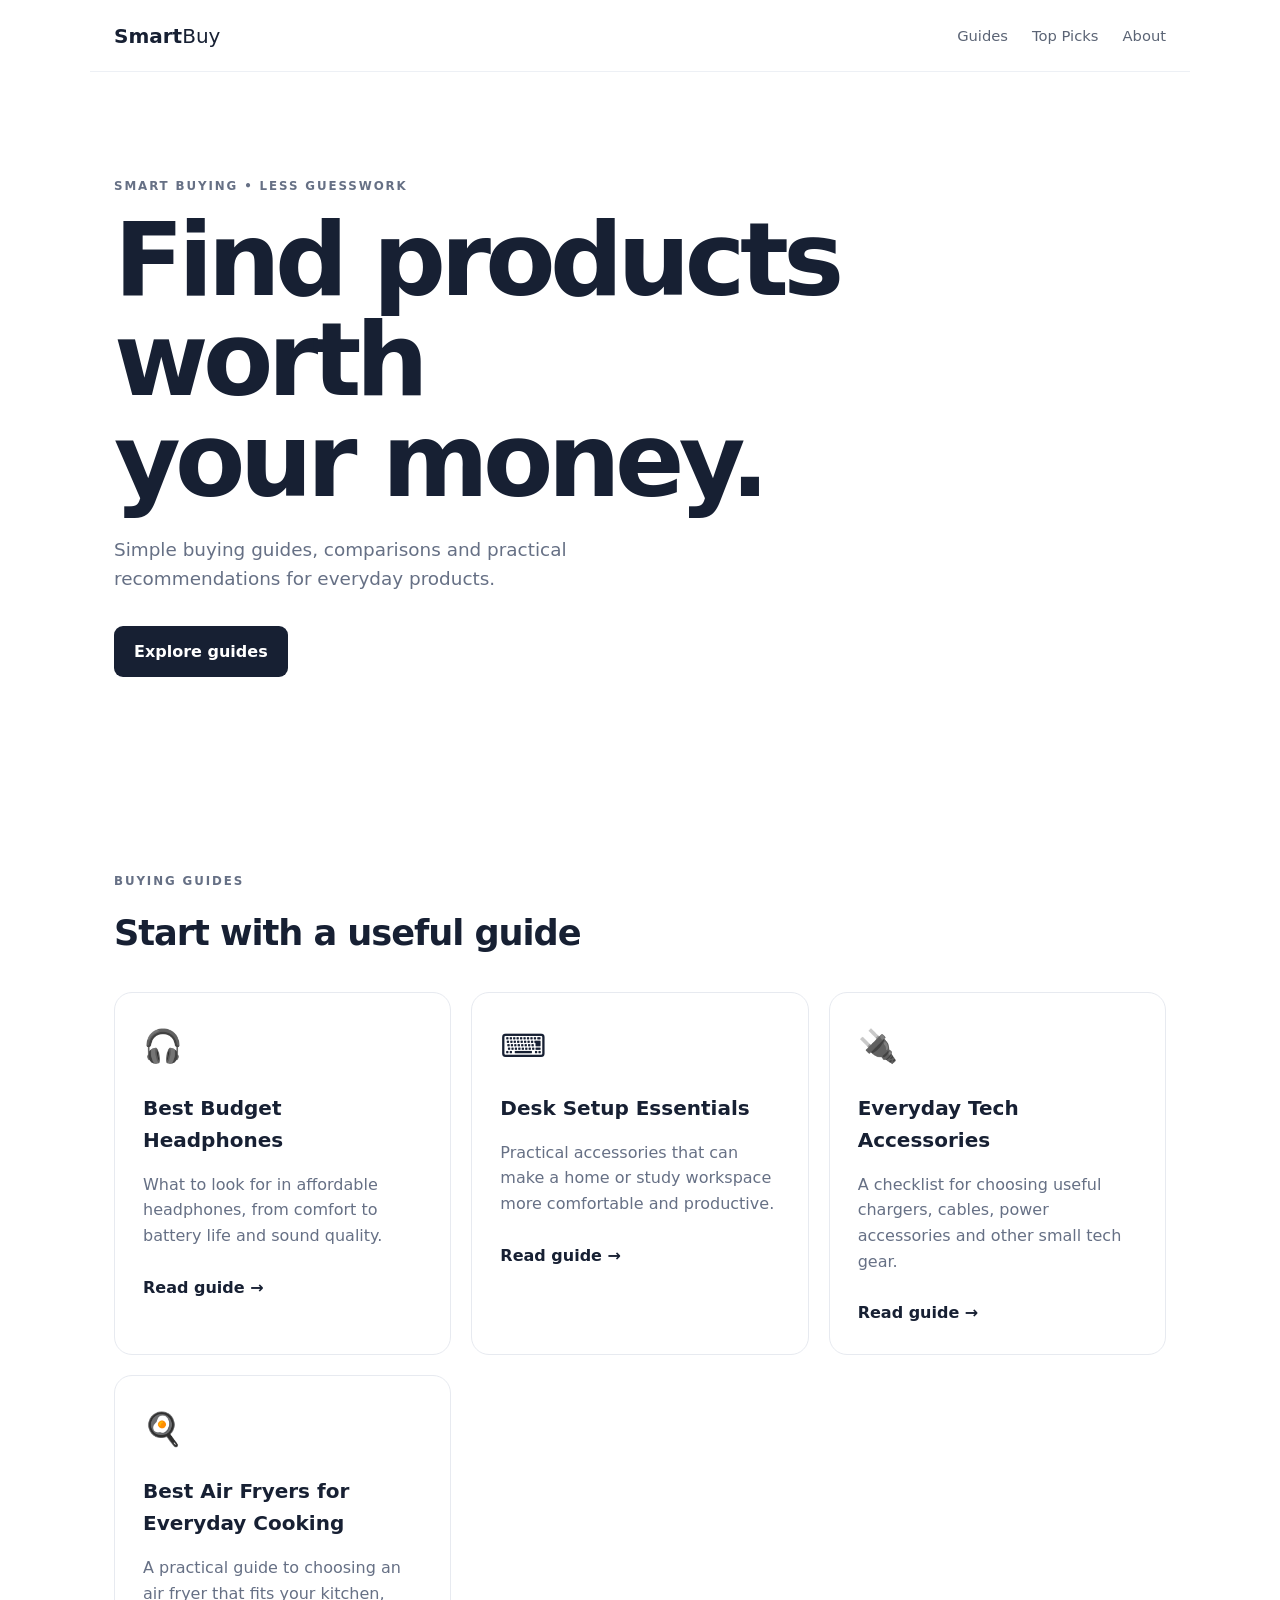
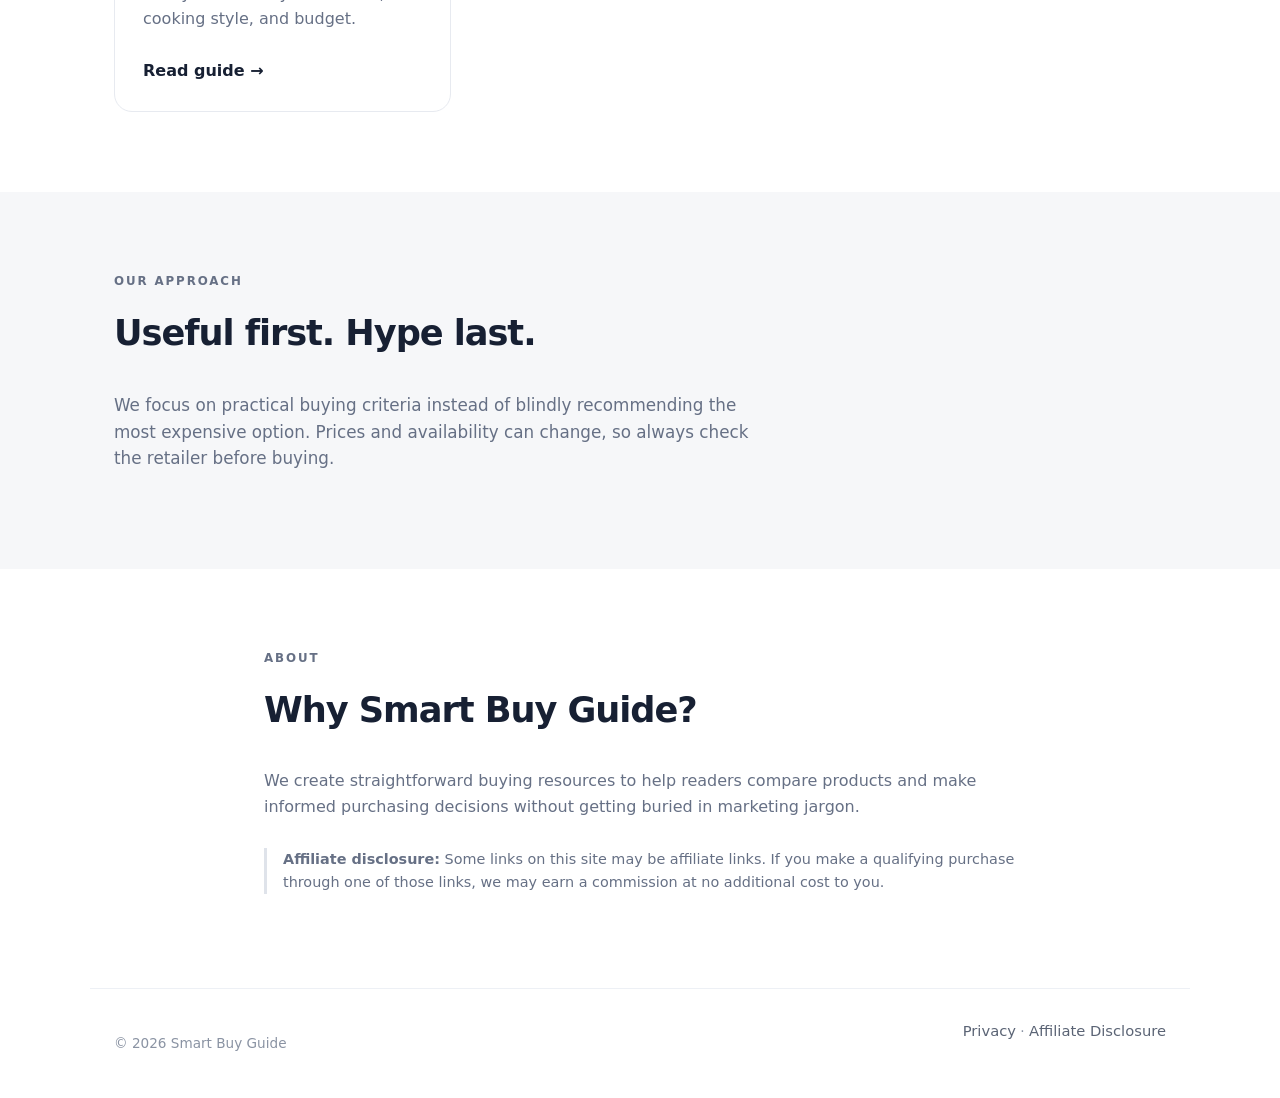
<file: index.html>
<!DOCTYPE html>
<html lang="en">
<head>
  <meta charset="UTF-8">
  <meta name="viewport" content="width=device-width, initial-scale=1.0">
  <meta name="description" content="Smart Buy Guide — practical product picks, comparisons and buying tips.">
  <title>Smart Buy Guide | Better Buying Decisions</title>
  <link rel="stylesheet" href="style.css">
</head>
<body>
<header class="nav">
  <a class="logo" href="index.html">Smart<span>Buy</span></a>
  <nav>
    <a href="#guides">Guides</a>
    <a href="#picks">Top Picks</a>
    <a href="#about">About</a>
  </nav>
</header>

<main>
  <section class="hero">
    <p class="eyebrow">SMART BUYING • LESS GUESSWORK</p>
    <h1>Find products worth<br>your money.</h1>
    <p class="hero-copy">Simple buying guides, comparisons and practical recommendations for everyday products.</p>
    <a class="button" href="#guides">Explore guides</a>
  </section>

  <section id="guides" class="section">
    <div class="section-head">
      <div>
        <p class="eyebrow">BUYING GUIDES</p>
        <h2>Start with a useful guide</h2>
      </div>
    </div>

    <div class="cards">
      <article class="card">
        <div class="icon">🎧</div>
        <h3>Best Budget Headphones</h3>
        <p>What to look for in affordable headphones, from comfort to battery life and sound quality.</p>
        <a href="headphones.html">Read guide →</a>
      </article>

      <article class="card">
        <div class="icon">⌨️</div>
        <h3>Desk Setup Essentials</h3>
        <p>Practical accessories that can make a home or study workspace more comfortable and productive.</p>
        <a href="desk-setup.html">Read guide →</a>
      </article>

      <article class="card">
        <div class="icon">🔌</div>
        <h3>Everyday Tech Accessories</h3>
        <p>A checklist for choosing useful chargers, cables, power accessories and other small tech gear.</p>
        <a href="tech-accessories.html">Read guide →</a>
      </article>
      <article class="card">
    <div class="icon">🍳</div>
    <h3>Best Air Fryers for Everyday Cooking</h3>
    <p>A practical guide to choosing an air fryer that fits your kitchen, cooking style, and budget.</p>
    <a href="Air-Fryers.html">Read guide →</a>
</article>
    </div>
  </section>

  <section id="picks" class="section soft">
    <p class="eyebrow">OUR APPROACH</p>
    <h2>Useful first. Hype last.</h2>
    <p class="wide-copy">We focus on practical buying criteria instead of blindly recommending the most expensive option. Prices and availability can change, so always check the retailer before buying.</p>
  </section>

  <section id="about" class="section about">
    <p class="eyebrow">ABOUT</p>
    <h2>Why Smart Buy Guide?</h2>
    <p>We create straightforward buying resources to help readers compare products and make informed purchasing decisions without getting buried in marketing jargon.</p>
    <p class="disclosure"><strong>Affiliate disclosure:</strong> Some links on this site may be affiliate links. If you make a qualifying purchase through one of those links, we may earn a commission at no additional cost to you.</p>
  </section>
</main>

<footer>
  <p>© 2026 Smart Buy Guide</p>
  <div><a href="privacy.html">Privacy</a> · <a href="disclosure.html">Affiliate Disclosure</a></div>
</footer>
</body>
</html>
</file>
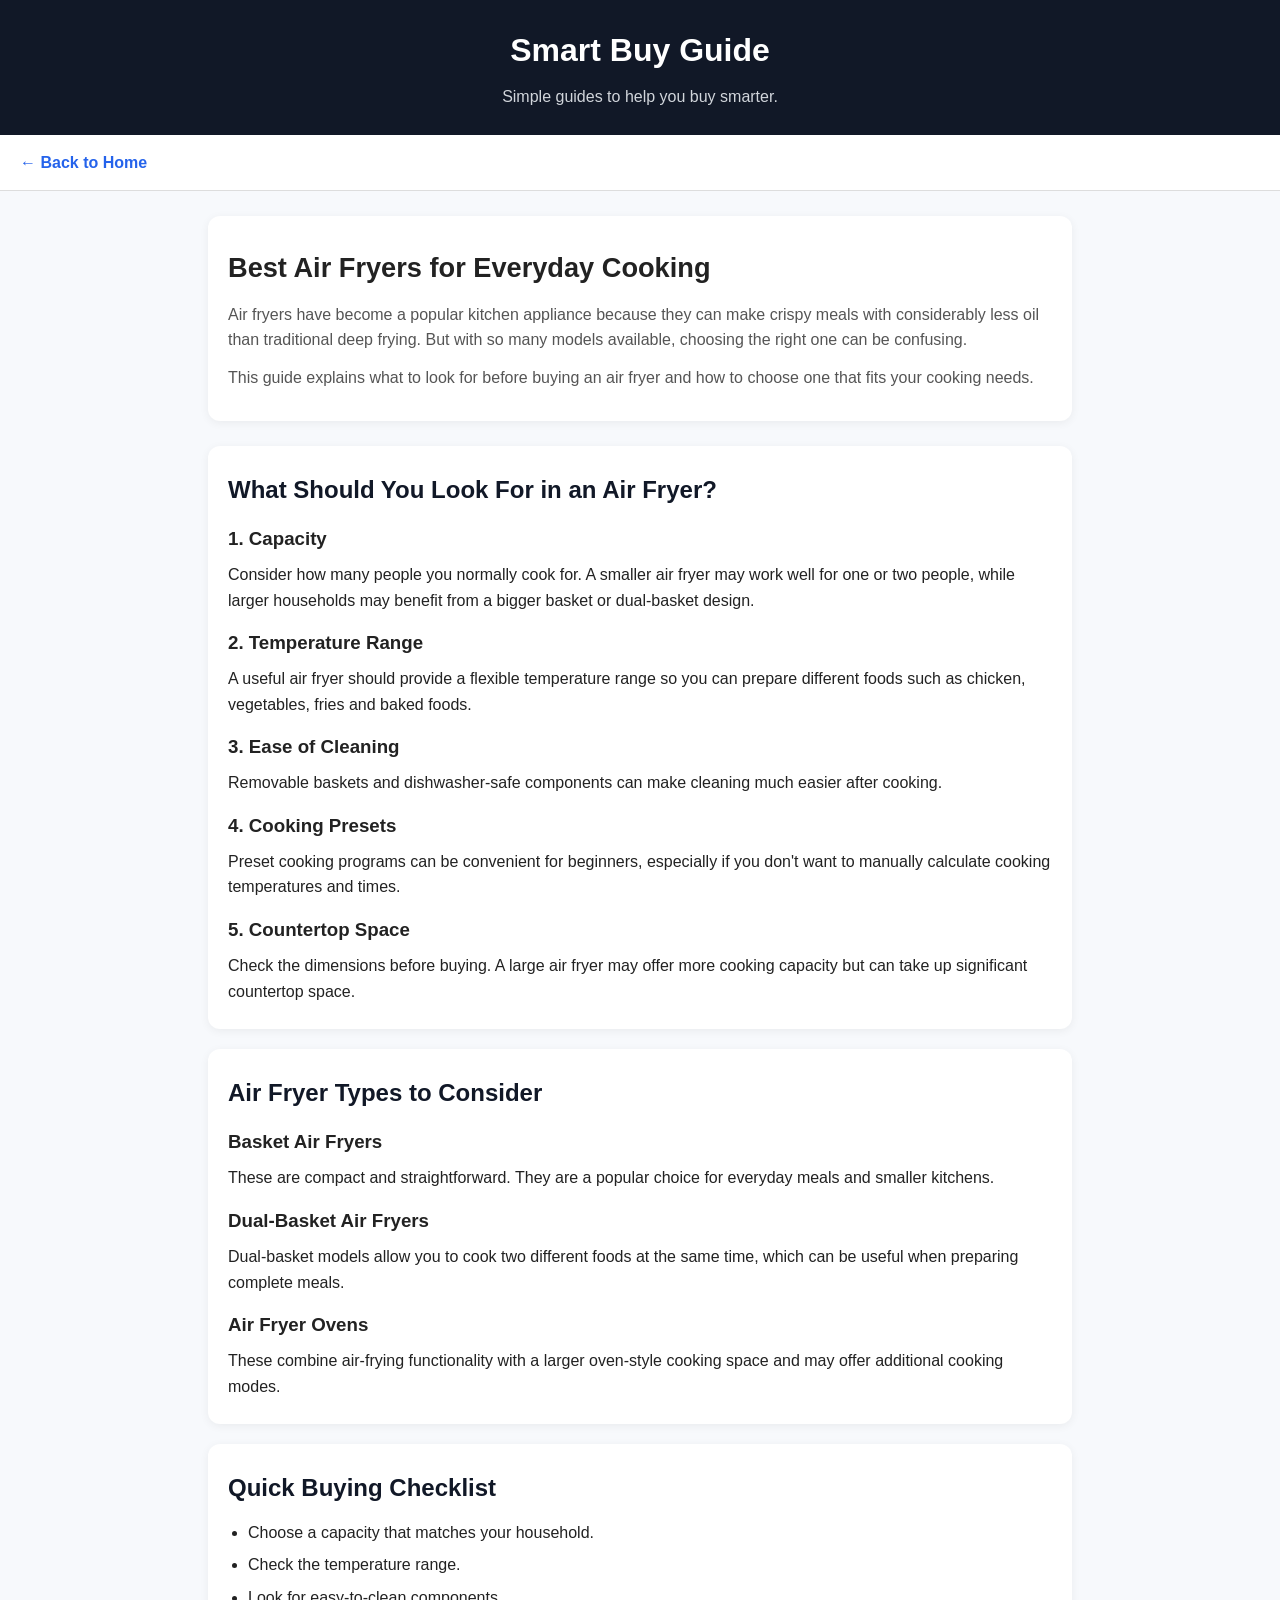
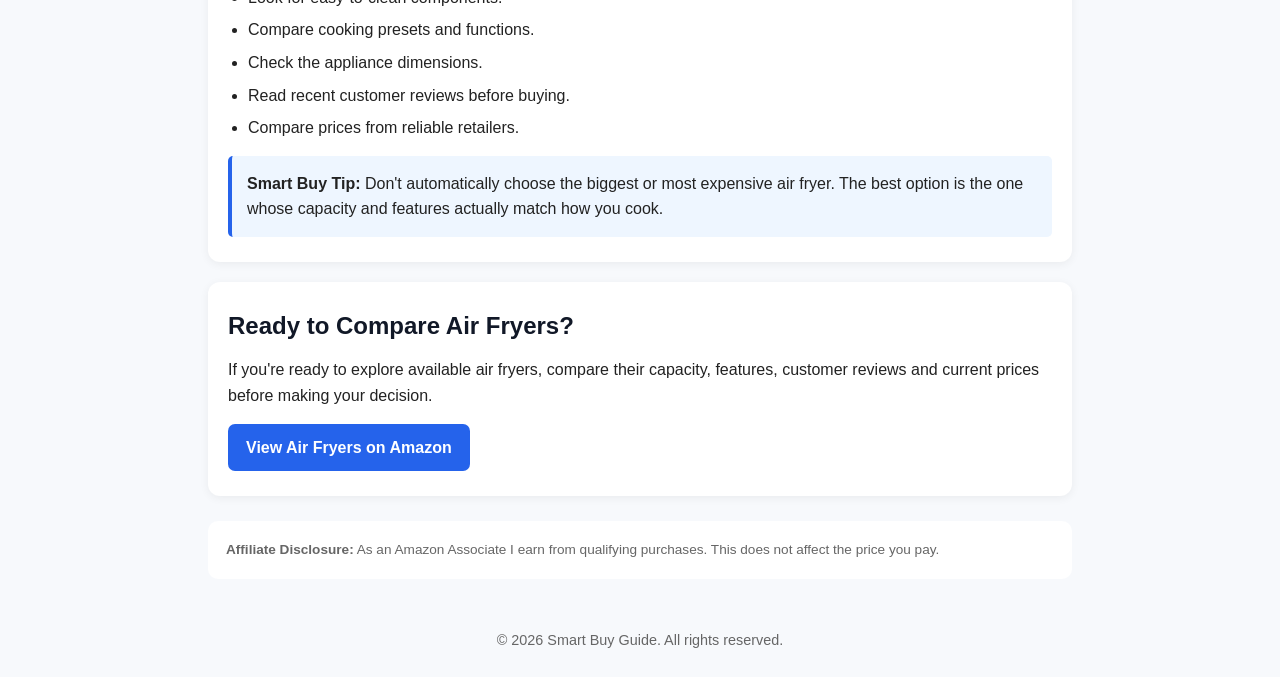
<file: Air-Fryers.html>
<!DOCTYPE html>
<html lang="en">
<head>
    <meta charset="UTF-8">
    <meta name="viewport" content="width=device-width, initial-scale=1.0">

    <title>Best Air Fryers for Everyday Cooking | Smart Buy Guide</title>

    <meta name="description" content="Discover the best air fryers for everyday cooking, including what to look for when choosing the right air fryer for your kitchen.">

    <style>
        * {
            box-sizing: border-box;
            margin: 0;
            padding: 0;
        }

        body {
            font-family: Arial, sans-serif;
            line-height: 1.6;
            background: #f7f9fc;
            color: #222;
        }

        header {
            background: #111827;
            color: white;
            padding: 25px 20px;
            text-align: center;
        }

        header h1 {
            font-size: 2rem;
            margin-bottom: 8px;
        }

        header p {
            color: #d1d5db;
        }

        nav {
            background: white;
            padding: 15px 20px;
            border-bottom: 1px solid #ddd;
        }

        nav a {
            color: #2563eb;
            text-decoration: none;
            font-weight: bold;
        }

        .container {
            max-width: 900px;
            margin: auto;
            padding: 25px 18px;
        }

        .hero {
            background: white;
            padding: 30px 20px;
            border-radius: 12px;
            margin-bottom: 25px;
            box-shadow: 0 2px 10px rgba(0,0,0,0.06);
        }

        .hero h2 {
            margin-bottom: 12px;
            font-size: 1.7rem;
        }

        .hero p {
            color: #555;
        }

        .card {
            background: white;
            padding: 25px 20px;
            border-radius: 12px;
            margin-bottom: 20px;
            box-shadow: 0 2px 10px rgba(0,0,0,0.06);
        }

        .card h2 {
            margin-bottom: 12px;
            color: #111827;
        }

        .card h3 {
            margin: 15px 0 8px;
        }

        .card ul {
            padding-left: 20px;
            margin-bottom: 15px;
        }

        .card li {
            margin-bottom: 7px;
        }

        .tip {
            background: #eef6ff;
            border-left: 4px solid #2563eb;
            padding: 15px;
            margin-top: 15px;
            border-radius: 5px;
        }

        .button {
            display: inline-block;
            margin-top: 15px;
            padding: 11px 18px;
            background: #2563eb;
            color: white;
            text-decoration: none;
            border-radius: 7px;
            font-weight: bold;
        }

        .button:hover {
            opacity: 0.9;
        }

        .disclosure {
            font-size: 0.85rem;
            color: #666;
            background: #fff;
            padding: 18px;
            border-radius: 10px;
            margin-top: 25px;
        }

        footer {
            text-align: center;
            padding: 25px 15px;
            color: #666;
            font-size: 0.9rem;
        }

        @media (max-width: 600px) {
            header h1 {
                font-size: 1.6rem;
            }

            .hero h2 {
                font-size: 1.4rem;
            }
        }
    </style>
</head>

<body>

<header>
    <h1>Smart Buy Guide</h1>
    <p>Simple guides to help you buy smarter.</p>
</header>

<nav>
    <a href="index.html">← Back to Home</a>
</nav>

<main class="container">

    <section class="hero">
        <h2>Best Air Fryers for Everyday Cooking</h2>

        <p>
            Air fryers have become a popular kitchen appliance because they can
            make crispy meals with considerably less oil than traditional deep
            frying. But with so many models available, choosing the right one
            can be confusing.
        </p>

        <p style="margin-top: 12px;">
            This guide explains what to look for before buying an air fryer
            and how to choose one that fits your cooking needs.
        </p>
    </section>

    <section class="card">
        <h2>What Should You Look For in an Air Fryer?</h2>

        <h3>1. Capacity</h3>
        <p>
            Consider how many people you normally cook for. A smaller air fryer
            may work well for one or two people, while larger households may
            benefit from a bigger basket or dual-basket design.
        </p>

        <h3>2. Temperature Range</h3>
        <p>
            A useful air fryer should provide a flexible temperature range so
            you can prepare different foods such as chicken, vegetables,
            fries and baked foods.
        </p>

        <h3>3. Ease of Cleaning</h3>
        <p>
            Removable baskets and dishwasher-safe components can make cleaning
            much easier after cooking.
        </p>

        <h3>4. Cooking Presets</h3>
        <p>
            Preset cooking programs can be convenient for beginners, especially
            if you don't want to manually calculate cooking temperatures and
            times.
        </p>

        <h3>5. Countertop Space</h3>
        <p>
            Check the dimensions before buying. A large air fryer may offer
            more cooking capacity but can take up significant countertop space.
        </p>
    </section>

    <section class="card">
        <h2>Air Fryer Types to Consider</h2>

        <h3>Basket Air Fryers</h3>
        <p>
            These are compact and straightforward. They are a popular choice
            for everyday meals and smaller kitchens.
        </p>

        <h3>Dual-Basket Air Fryers</h3>
        <p>
            Dual-basket models allow you to cook two different foods at the
            same time, which can be useful when preparing complete meals.
        </p>

        <h3>Air Fryer Ovens</h3>
        <p>
            These combine air-frying functionality with a larger oven-style
            cooking space and may offer additional cooking modes.
        </p>
    </section>

    <section class="card">
        <h2>Quick Buying Checklist</h2>

        <ul>
            <li>Choose a capacity that matches your household.</li>
            <li>Check the temperature range.</li>
            <li>Look for easy-to-clean components.</li>
            <li>Compare cooking presets and functions.</li>
            <li>Check the appliance dimensions.</li>
            <li>Read recent customer reviews before buying.</li>
            <li>Compare prices from reliable retailers.</li>
        </ul>

        <div class="tip">
            <strong>Smart Buy Tip:</strong>
            Don't automatically choose the biggest or most expensive air
            fryer. The best option is the one whose capacity and features
            actually match how you cook.
        </div>
    </section>

    <section class="card">
        <h2>Ready to Compare Air Fryers?</h2>

        <p>
            If you're ready to explore available air fryers, compare their
            capacity, features, customer reviews and current prices before
            making your decision.
        </p>

        <!-- Replace this URL with your Amazon affiliate link -->
        <a href="https://amzn.to/4h9imvc"
           class="button"
           target="_blank"
           rel="nofollow sponsored">
            View Air Fryers on Amazon
        </a>
    </section>
<div class="disclosure">
    <strong>Affiliate Disclosure:</strong>
    As an Amazon Associate I earn from qualifying purchases.
    This does not affect the price you pay.
</div>

</main>

<footer>
    © 2026 Smart Buy Guide. All rights reserved.
</footer>

</body>
</html>
</file>
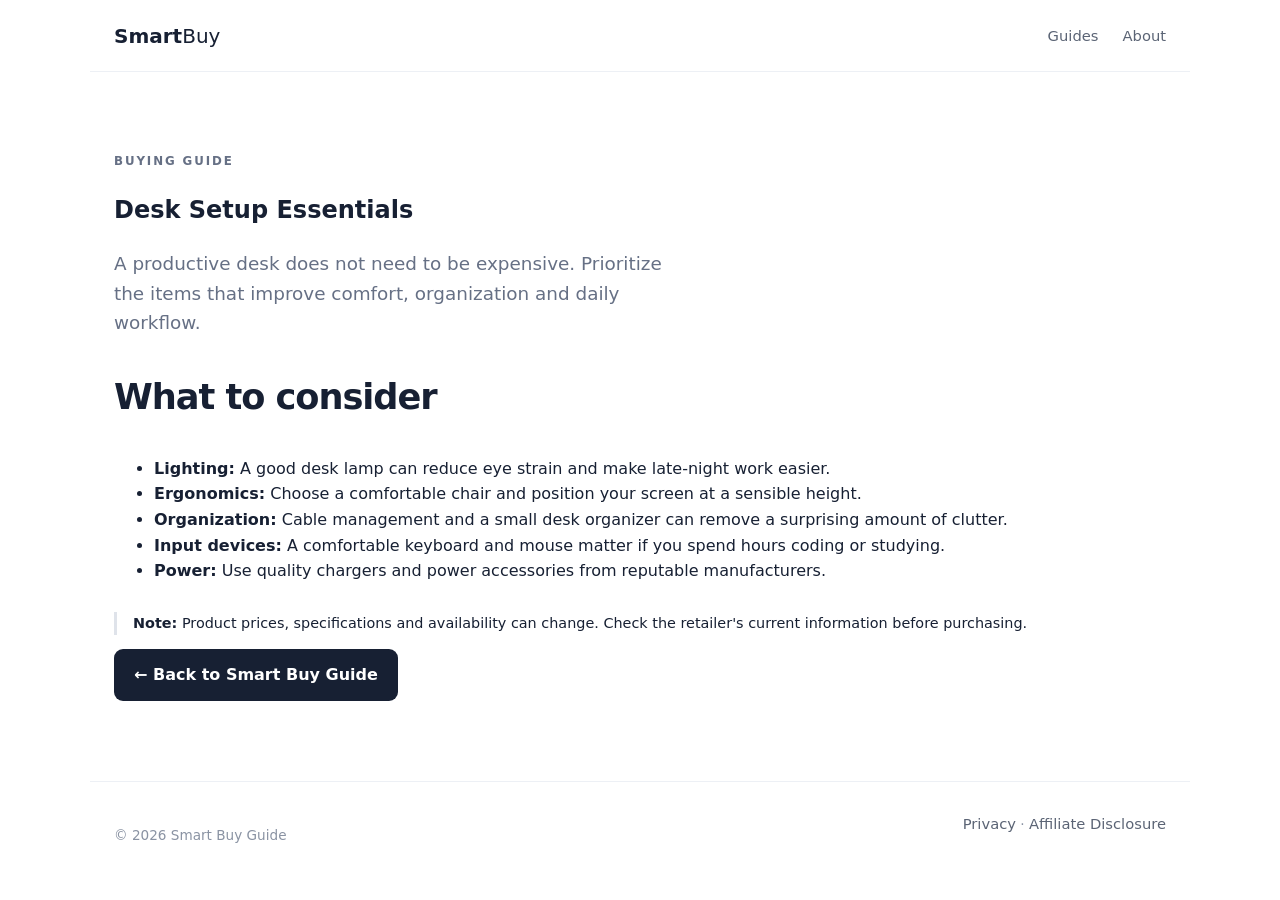
<file: desk-setup.html>
<!DOCTYPE html><html lang="en"><head><meta charset="UTF-8"><meta name="viewport" content="width=device-width,initial-scale=1"><meta name="description" content="Desk Setup Essentials"><title>Desk Setup Essentials | Smart Buy Guide</title><link rel="stylesheet" href="style.css"></head><body><header class="nav"><a class="logo" href="index.html">Smart<span>Buy</span></a><nav><a href="index.html#guides">Guides</a><a href="index.html#about">About</a></nav></header><main><section class="section"><p class="eyebrow">BUYING GUIDE</p><h1>Desk Setup Essentials</h1><p class="hero-copy">A productive desk does not need to be expensive. Prioritize the items that improve comfort, organization and daily workflow.</p><h2>What to consider</h2><ul><li><strong>Lighting:</strong> A good desk lamp can reduce eye strain and make late-night work easier.</li><li><strong>Ergonomics:</strong> Choose a comfortable chair and position your screen at a sensible height.</li><li><strong>Organization:</strong> Cable management and a small desk organizer can remove a surprising amount of clutter.</li><li><strong>Input devices:</strong> A comfortable keyboard and mouse matter if you spend hours coding or studying.</li><li><strong>Power:</strong> Use quality chargers and power accessories from reputable manufacturers.</li></ul><p class="disclosure"><strong>Note:</strong> Product prices, specifications and availability can change. Check the retailer's current information before purchasing.</p><a class="button" href="index.html">← Back to Smart Buy Guide</a></section></main><footer><p>© 2026 Smart Buy Guide</p><div><a href="privacy.html">Privacy</a> · <a href="disclosure.html">Affiliate Disclosure</a></div></footer></body></html>
</file>
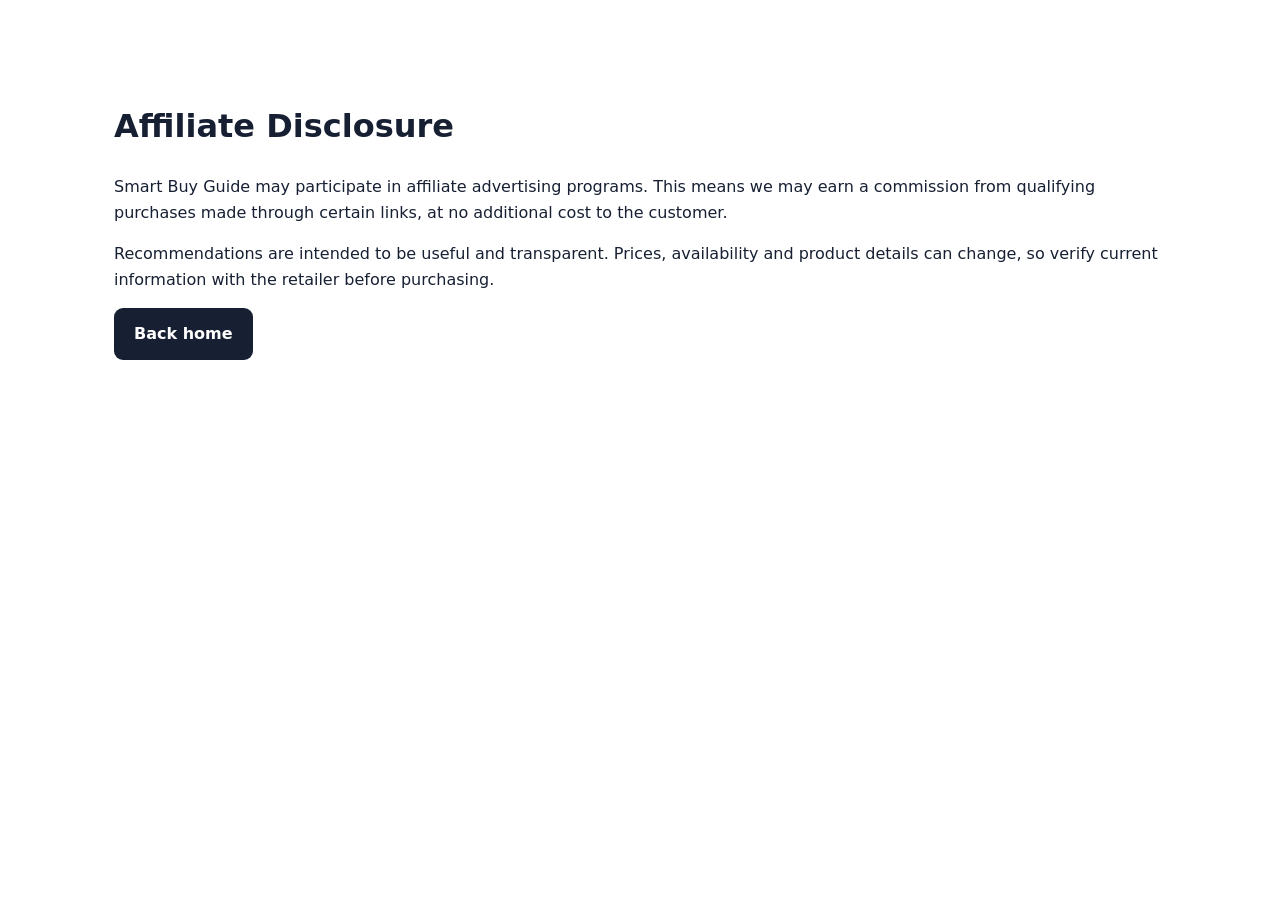
<file: disclosure.html>
<!DOCTYPE html><html><head><meta charset="UTF-8"><meta name="viewport" content="width=device-width,initial-scale=1"><title>Affiliate Disclosure | Smart Buy Guide</title><link rel="stylesheet" href="style.css"></head><body><main class="section"><h1>Affiliate Disclosure</h1><p>Smart Buy Guide may participate in affiliate advertising programs. This means we may earn a commission from qualifying purchases made through certain links, at no additional cost to the customer.</p><p>Recommendations are intended to be useful and transparent. Prices, availability and product details can change, so verify current information with the retailer before purchasing.</p><a class="button" href="index.html">Back home</a></main></body></html>
</file>
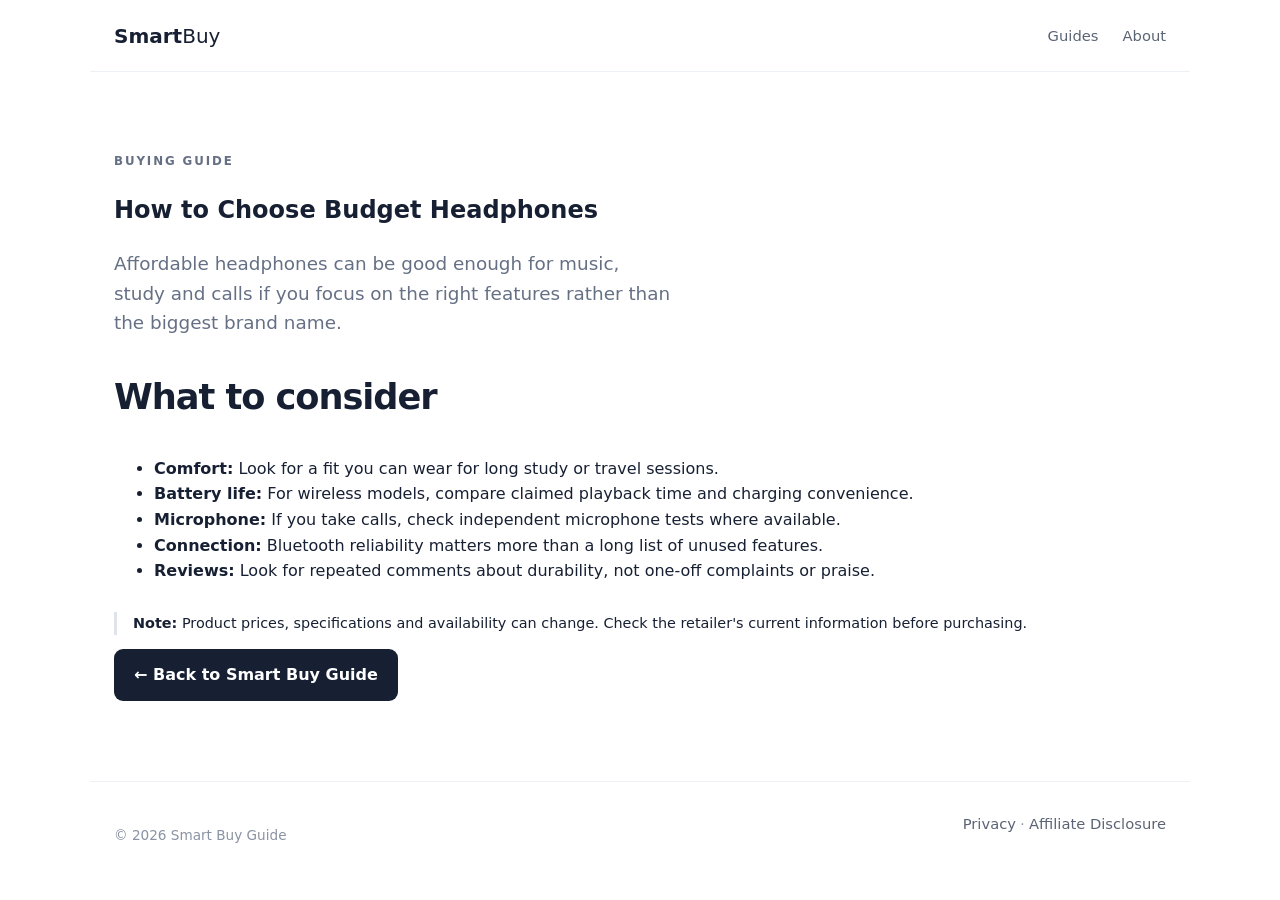
<file: headphones.html>
<!DOCTYPE html><html lang="en"><head><meta charset="UTF-8"><meta name="viewport" content="width=device-width,initial-scale=1"><meta name="description" content="How to Choose Budget Headphones"><title>How to Choose Budget Headphones | Smart Buy Guide</title><link rel="stylesheet" href="style.css"></head><body><header class="nav"><a class="logo" href="index.html">Smart<span>Buy</span></a><nav><a href="index.html#guides">Guides</a><a href="index.html#about">About</a></nav></header><main><section class="section"><p class="eyebrow">BUYING GUIDE</p><h1>How to Choose Budget Headphones</h1><p class="hero-copy">Affordable headphones can be good enough for music, study and calls if you focus on the right features rather than the biggest brand name.</p><h2>What to consider</h2><ul><li><strong>Comfort:</strong> Look for a fit you can wear for long study or travel sessions.</li><li><strong>Battery life:</strong> For wireless models, compare claimed playback time and charging convenience.</li><li><strong>Microphone:</strong> If you take calls, check independent microphone tests where available.</li><li><strong>Connection:</strong> Bluetooth reliability matters more than a long list of unused features.</li><li><strong>Reviews:</strong> Look for repeated comments about durability, not one-off complaints or praise.</li></ul><p class="disclosure"><strong>Note:</strong> Product prices, specifications and availability can change. Check the retailer's current information before purchasing.</p><a class="button" href="index.html">← Back to Smart Buy Guide</a></section></main><footer><p>© 2026 Smart Buy Guide</p><div><a href="privacy.html">Privacy</a> · <a href="disclosure.html">Affiliate Disclosure</a></div></footer></body></html>
</file>
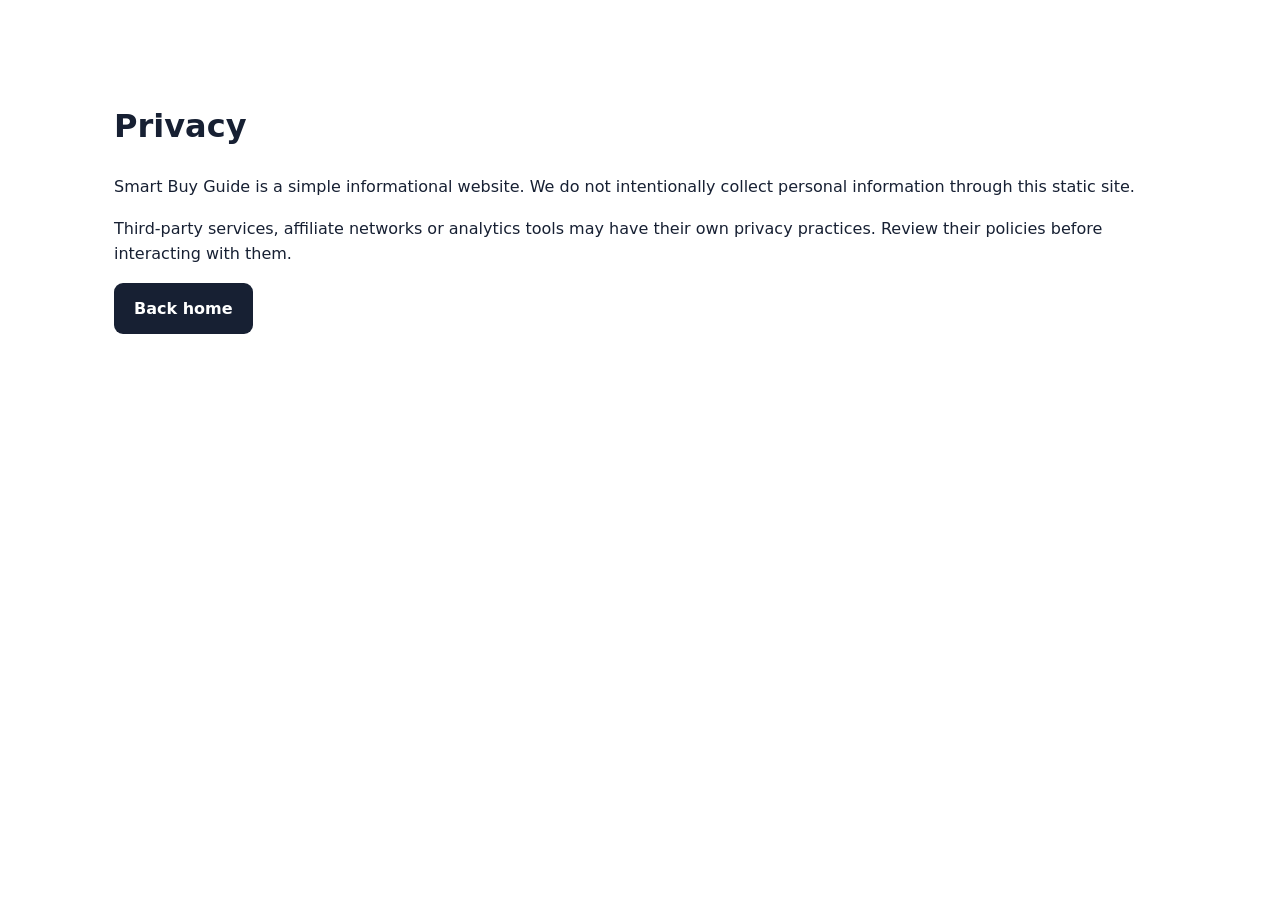
<file: privacy.html>
<!DOCTYPE html><html><head><meta charset="UTF-8"><meta name="viewport" content="width=device-width,initial-scale=1"><title>Privacy | Smart Buy Guide</title><link rel="stylesheet" href="style.css"></head><body><main class="section"><h1>Privacy</h1><p>Smart Buy Guide is a simple informational website. We do not intentionally collect personal information through this static site.</p><p>Third-party services, affiliate networks or analytics tools may have their own privacy practices. Review their policies before interacting with them.</p><a class="button" href="index.html">Back home</a></main></body></html>
</file>
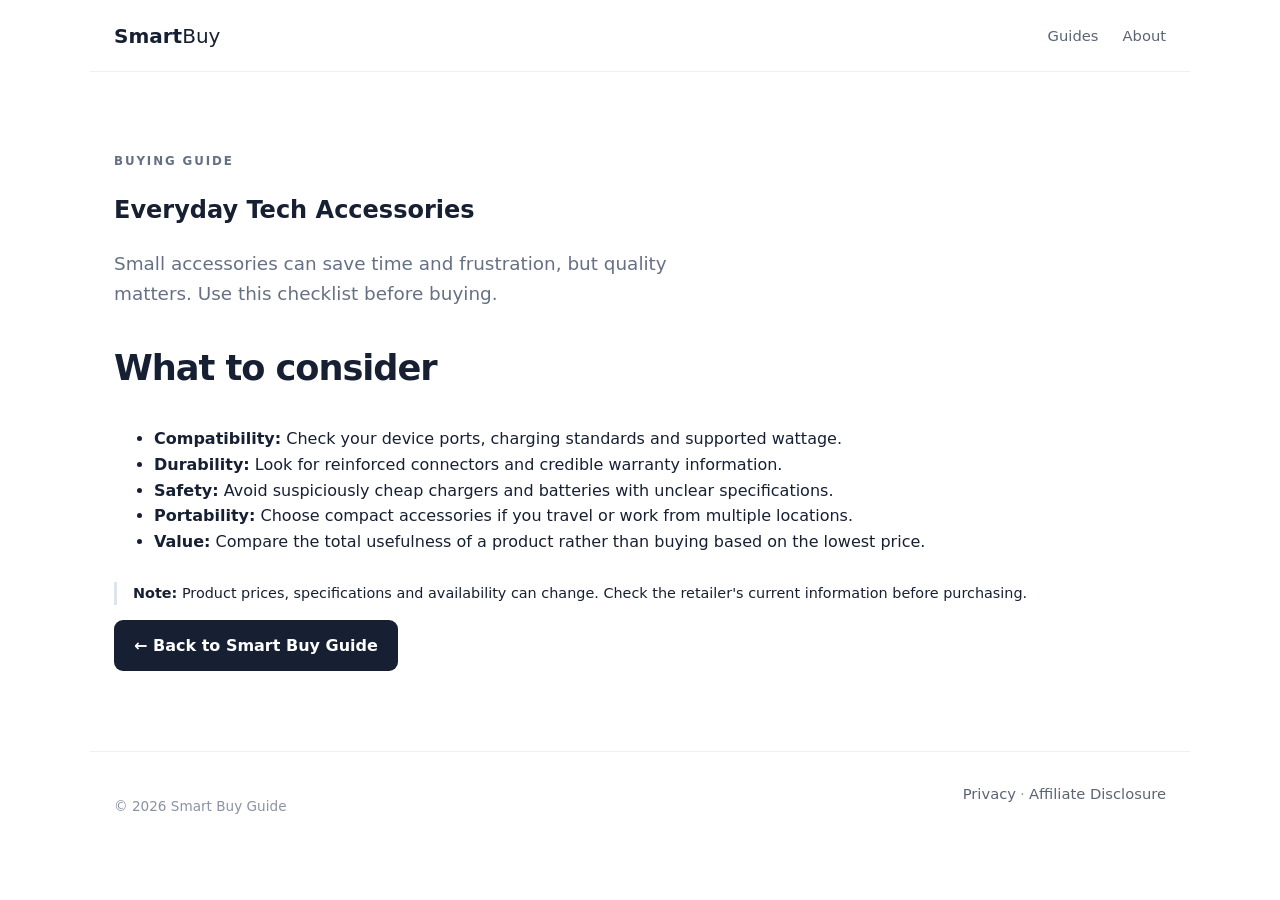
<file: tech-accessories.html>
<!DOCTYPE html><html lang="en"><head><meta charset="UTF-8"><meta name="viewport" content="width=device-width,initial-scale=1"><meta name="description" content="Everyday Tech Accessories"><title>Everyday Tech Accessories | Smart Buy Guide</title><link rel="stylesheet" href="style.css"></head><body><header class="nav"><a class="logo" href="index.html">Smart<span>Buy</span></a><nav><a href="index.html#guides">Guides</a><a href="index.html#about">About</a></nav></header><main><section class="section"><p class="eyebrow">BUYING GUIDE</p><h1>Everyday Tech Accessories</h1><p class="hero-copy">Small accessories can save time and frustration, but quality matters. Use this checklist before buying.</p><h2>What to consider</h2><ul><li><strong>Compatibility:</strong> Check your device ports, charging standards and supported wattage.</li><li><strong>Durability:</strong> Look for reinforced connectors and credible warranty information.</li><li><strong>Safety:</strong> Avoid suspiciously cheap chargers and batteries with unclear specifications.</li><li><strong>Portability:</strong> Choose compact accessories if you travel or work from multiple locations.</li><li><strong>Value:</strong> Compare the total usefulness of a product rather than buying based on the lowest price.</li></ul><p class="disclosure"><strong>Note:</strong> Product prices, specifications and availability can change. Check the retailer's current information before purchasing.</p><a class="button" href="index.html">← Back to Smart Buy Guide</a></section></main><footer><p>© 2026 Smart Buy Guide</p><div><a href="privacy.html">Privacy</a> · <a href="disclosure.html">Affiliate Disclosure</a></div></footer></body></html>
</file>
<file: style.css>
*{box-sizing:border-box}html{scroll-behavior:smooth}body{margin:0;font-family:Inter,system-ui,-apple-system,Segoe UI,sans-serif;color:#172033;background:#fff;line-height:1.6}.nav{height:72px;display:flex;align-items:center;justify-content:space-between;max-width:1100px;margin:auto;padding:0 24px;border-bottom:1px solid #edf0f5}.logo{font-size:1.25rem;font-weight:800;color:#172033;text-decoration:none}.logo span{font-weight:500}.nav nav{display:flex;gap:24px}.nav nav a,footer a{color:#5b6475;text-decoration:none;font-size:.92rem}.hero{max-width:1100px;margin:auto;padding:105px 24px 115px}.eyebrow{font-size:.74rem;letter-spacing:.16em;font-weight:800;color:#667085;margin:0 0 14px}.hero h1{font-size:clamp(3rem,8vw,6.4rem);line-height:.98;letter-spacing:-.055em;margin:0 0 24px;max-width:850px}.hero-copy{font-size:1.15rem;color:#667085;max-width:560px;margin-bottom:32px}.button{display:inline-block;background:#172033;color:white;text-decoration:none;padding:13px 20px;border-radius:9px;font-weight:700}.section{max-width:1100px;margin:auto;padding:80px 24px}.section h2{font-size:2.2rem;letter-spacing:-.03em;margin:0 0 30px}.cards{display:grid;grid-template-columns:repeat(3,1fr);gap:20px}.card{border:1px solid #e7eaf0;border-radius:18px;padding:28px;min-height:270px}.icon{font-size:2rem;margin-bottom:20px}.card h3{margin:0 0 10px;font-size:1.25rem}.card p,.about p,.wide-copy{color:#667085}.card a{display:inline-block;margin-top:10px;color:#172033;font-weight:700;text-decoration:none}.soft{max-width:none;background:#f6f7f9;padding-left:max(24px,calc((100% - 1052px)/2));padding-right:max(24px,calc((100% - 1052px)/2))}.wide-copy{max-width:650px;font-size:1.05rem}.about{max-width:800px}.disclosure{font-size:.9rem;border-left:3px solid #dfe3ea;padding-left:16px;margin-top:28px}footer{border-top:1px solid #edf0f5;max-width:1100px;margin:auto;padding:30px 24px;display:flex;justify-content:space-between;color:#8a93a3;font-size:.85rem}@media(max-width:760px){.nav nav{gap:12px}.cards{grid-template-columns:1fr}.hero{padding-top:70px;padding-bottom:80px}footer{display:block}footer div{margin-top:8px}}
</file>
